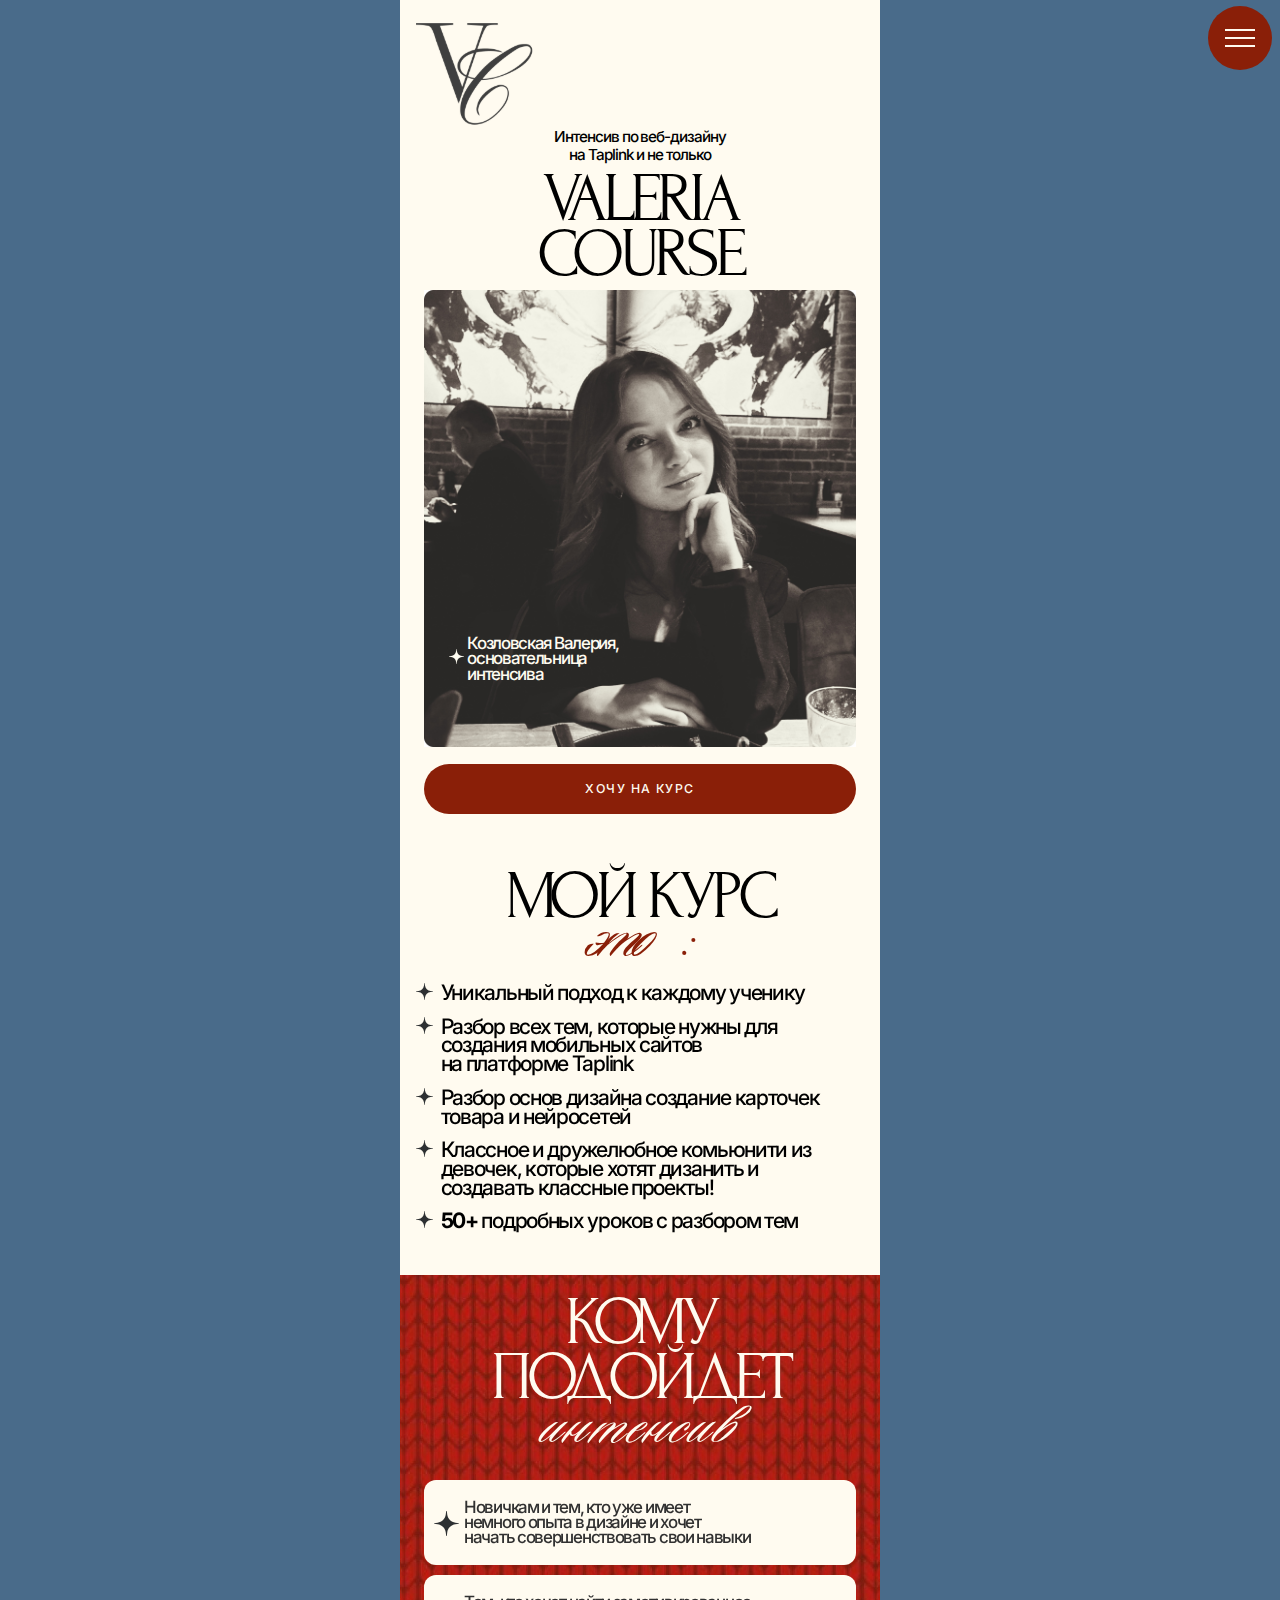
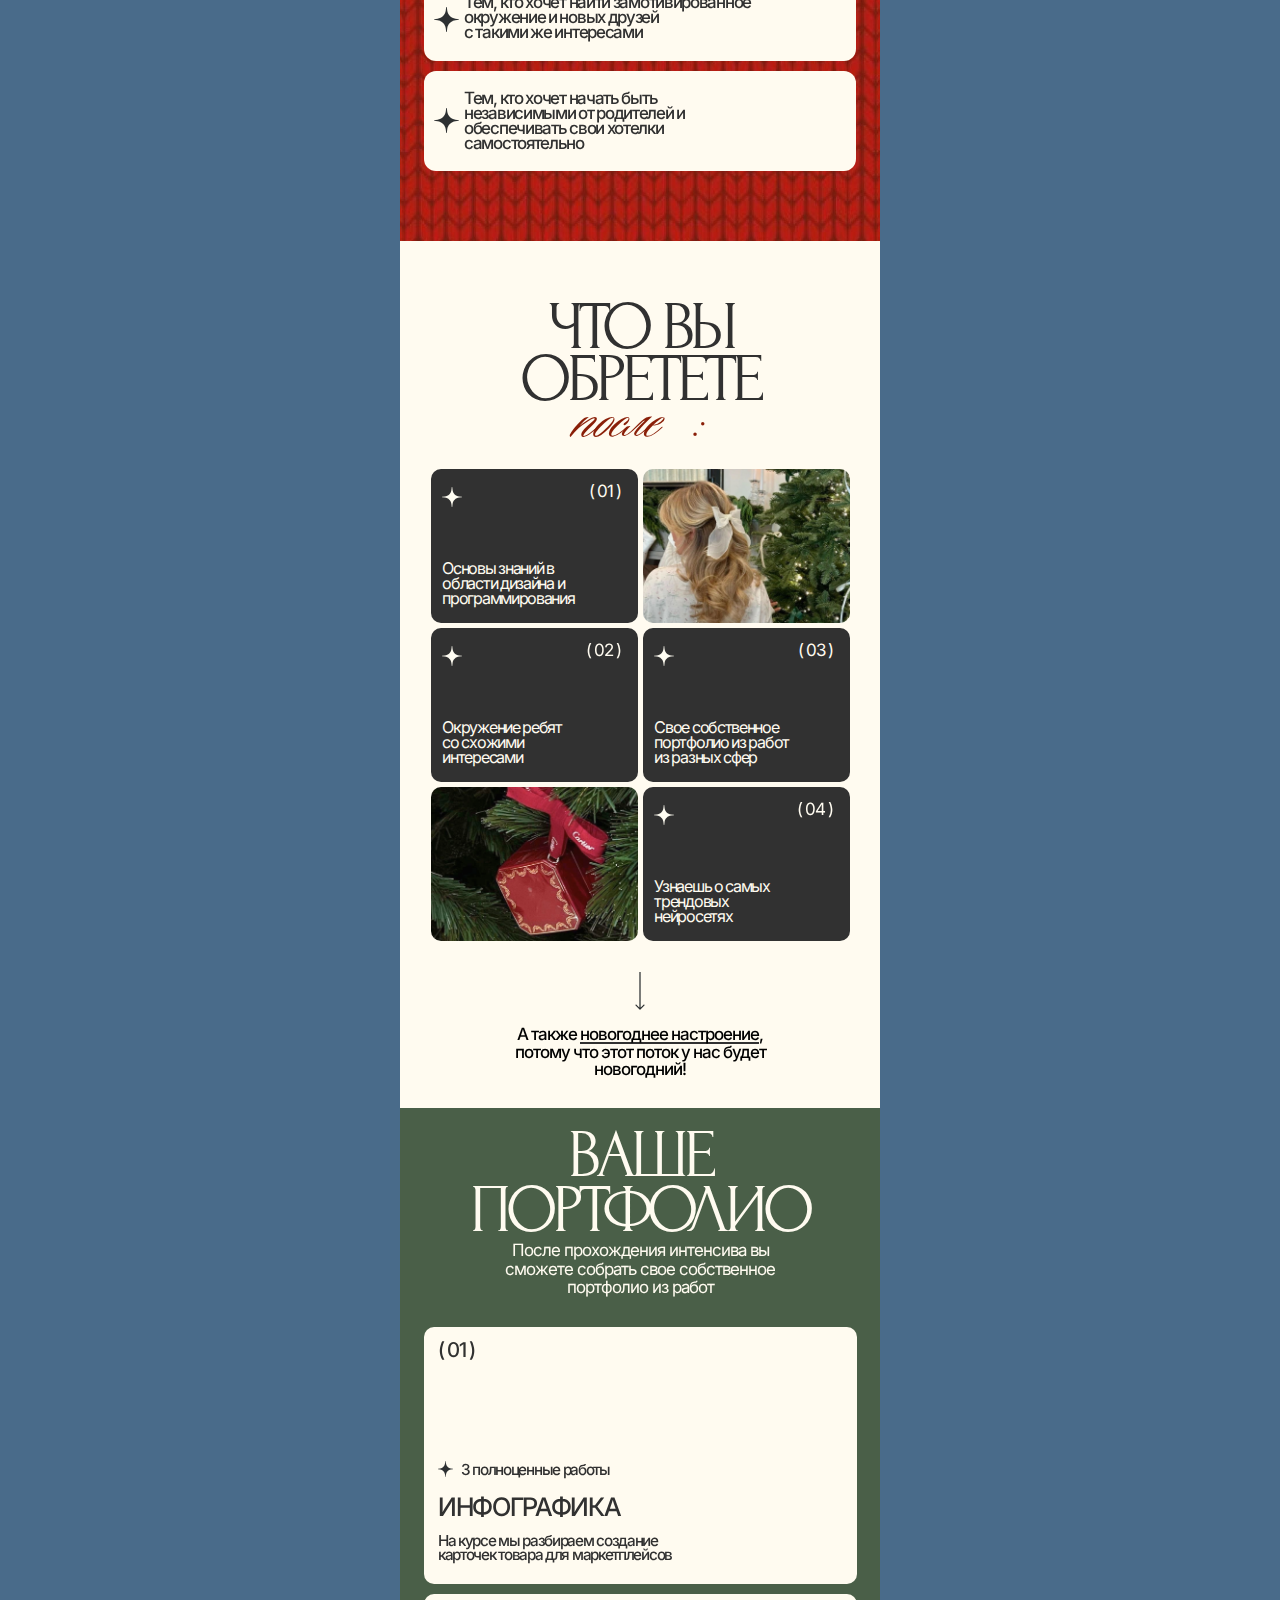
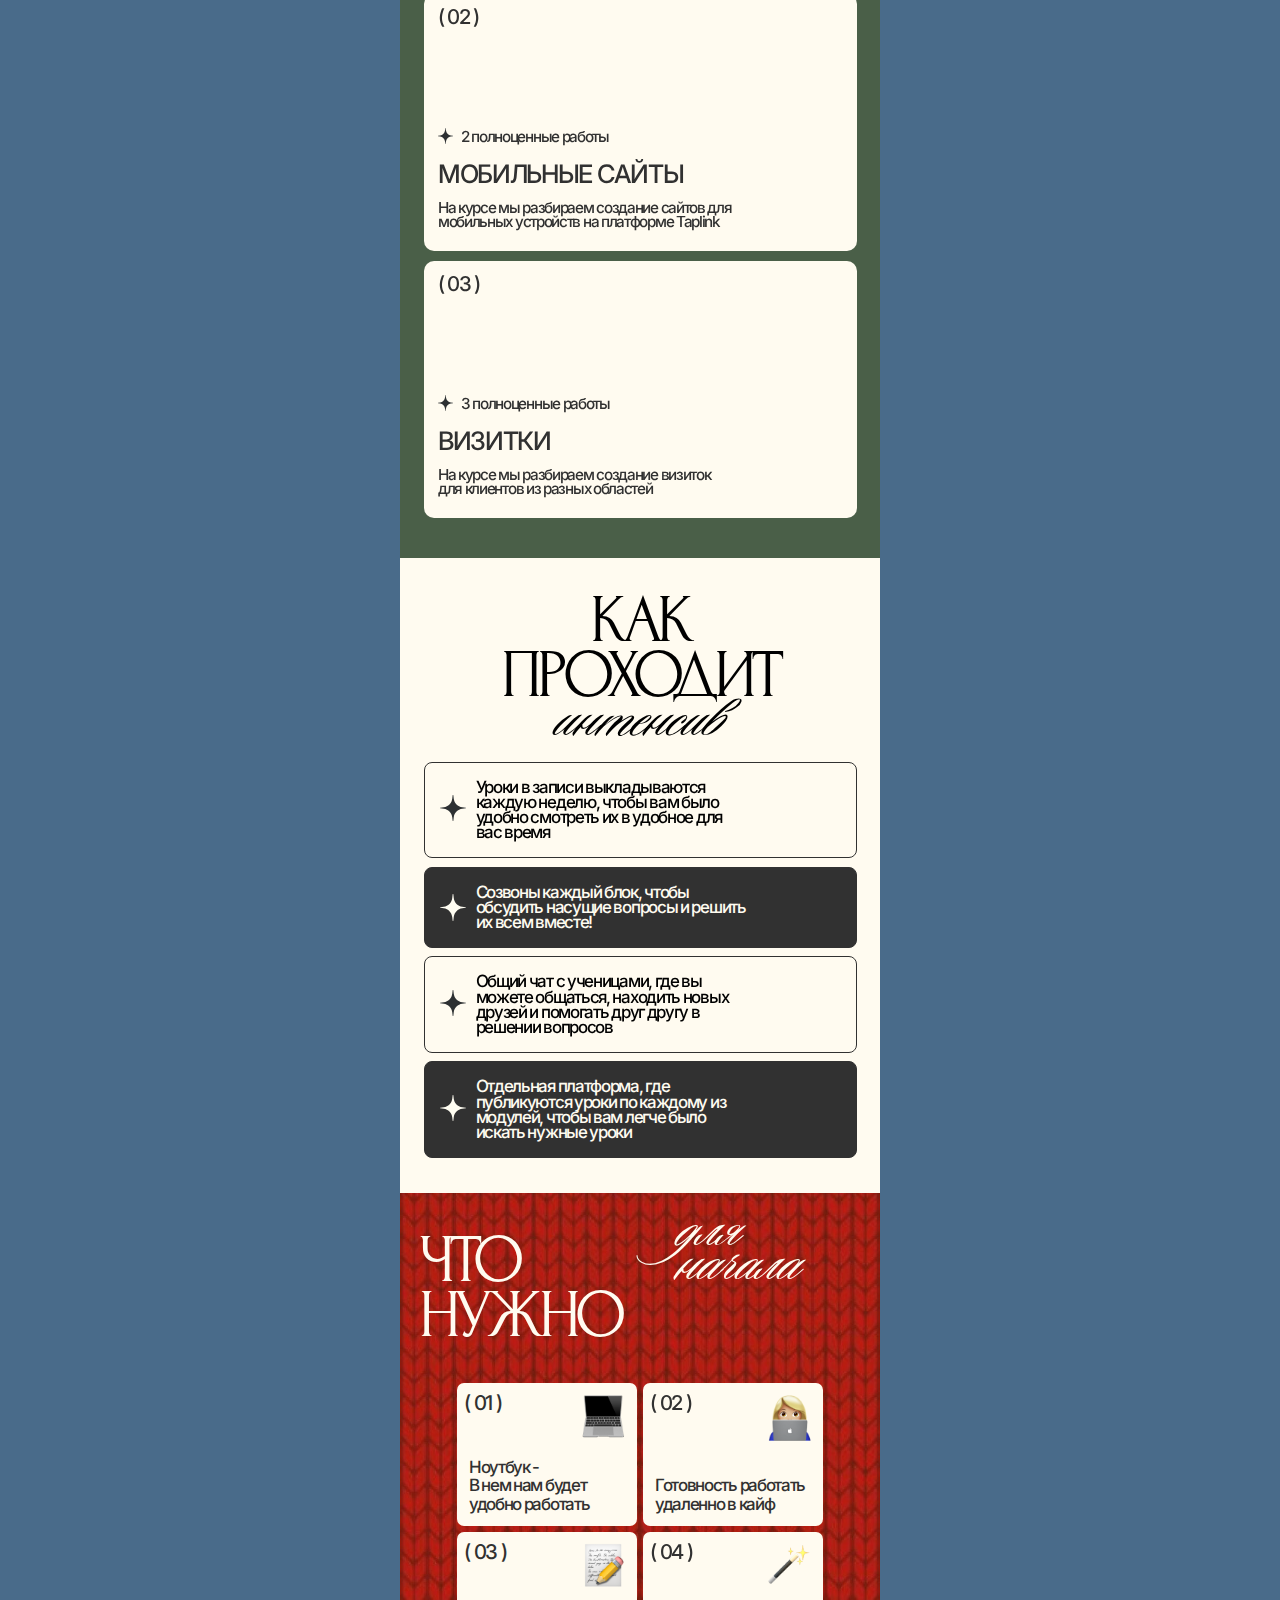
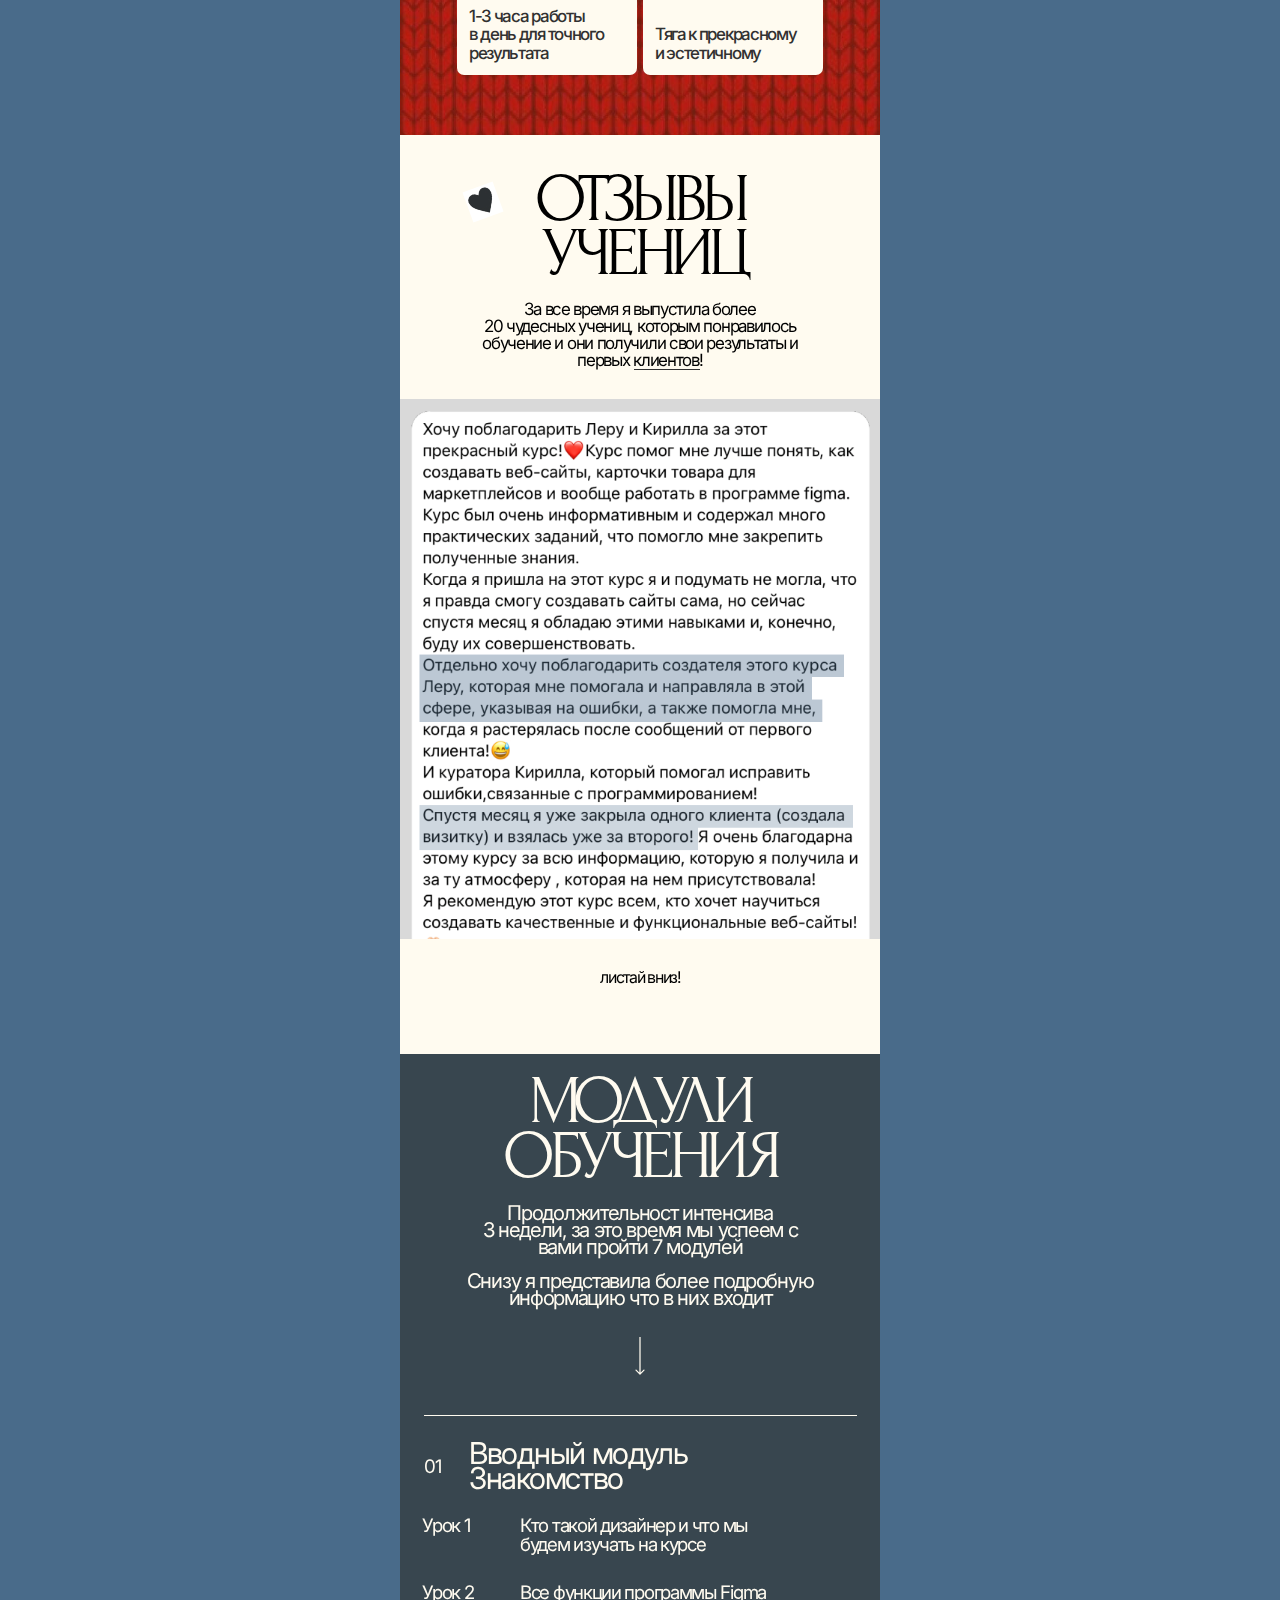
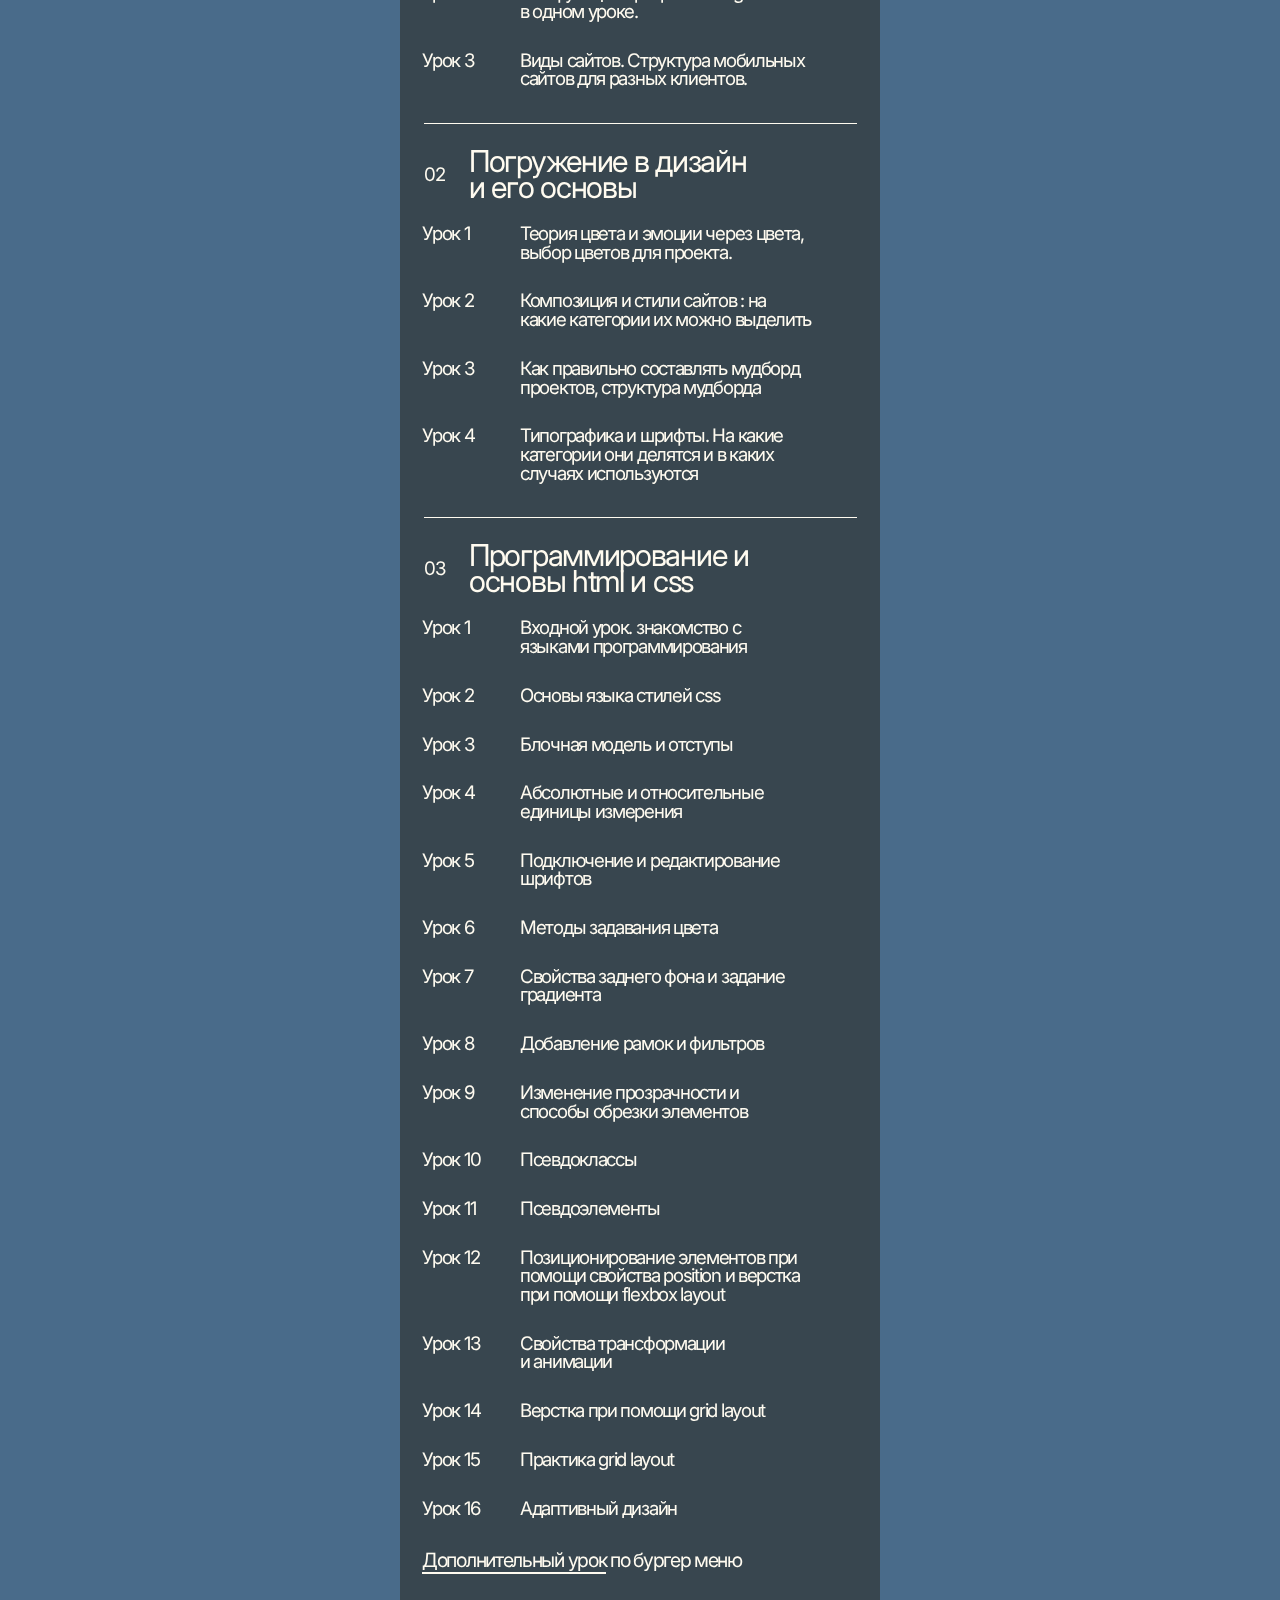
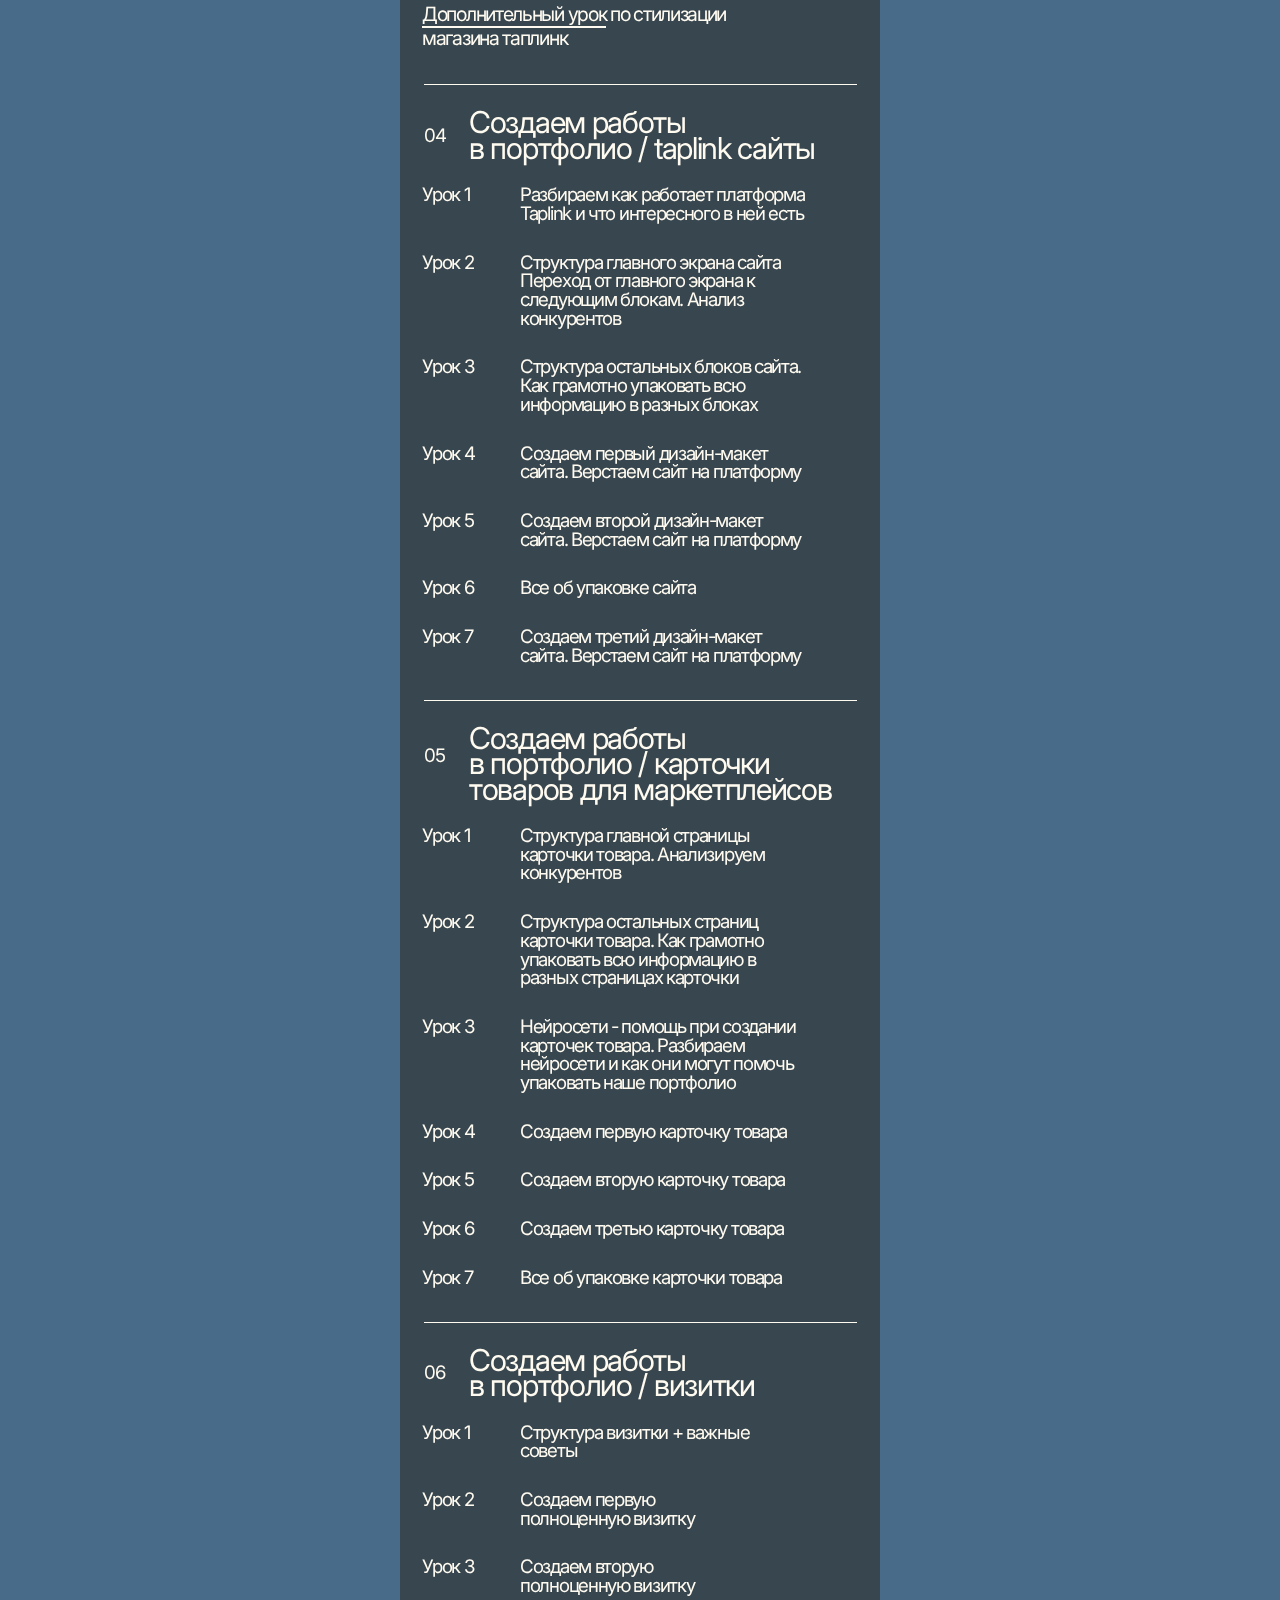
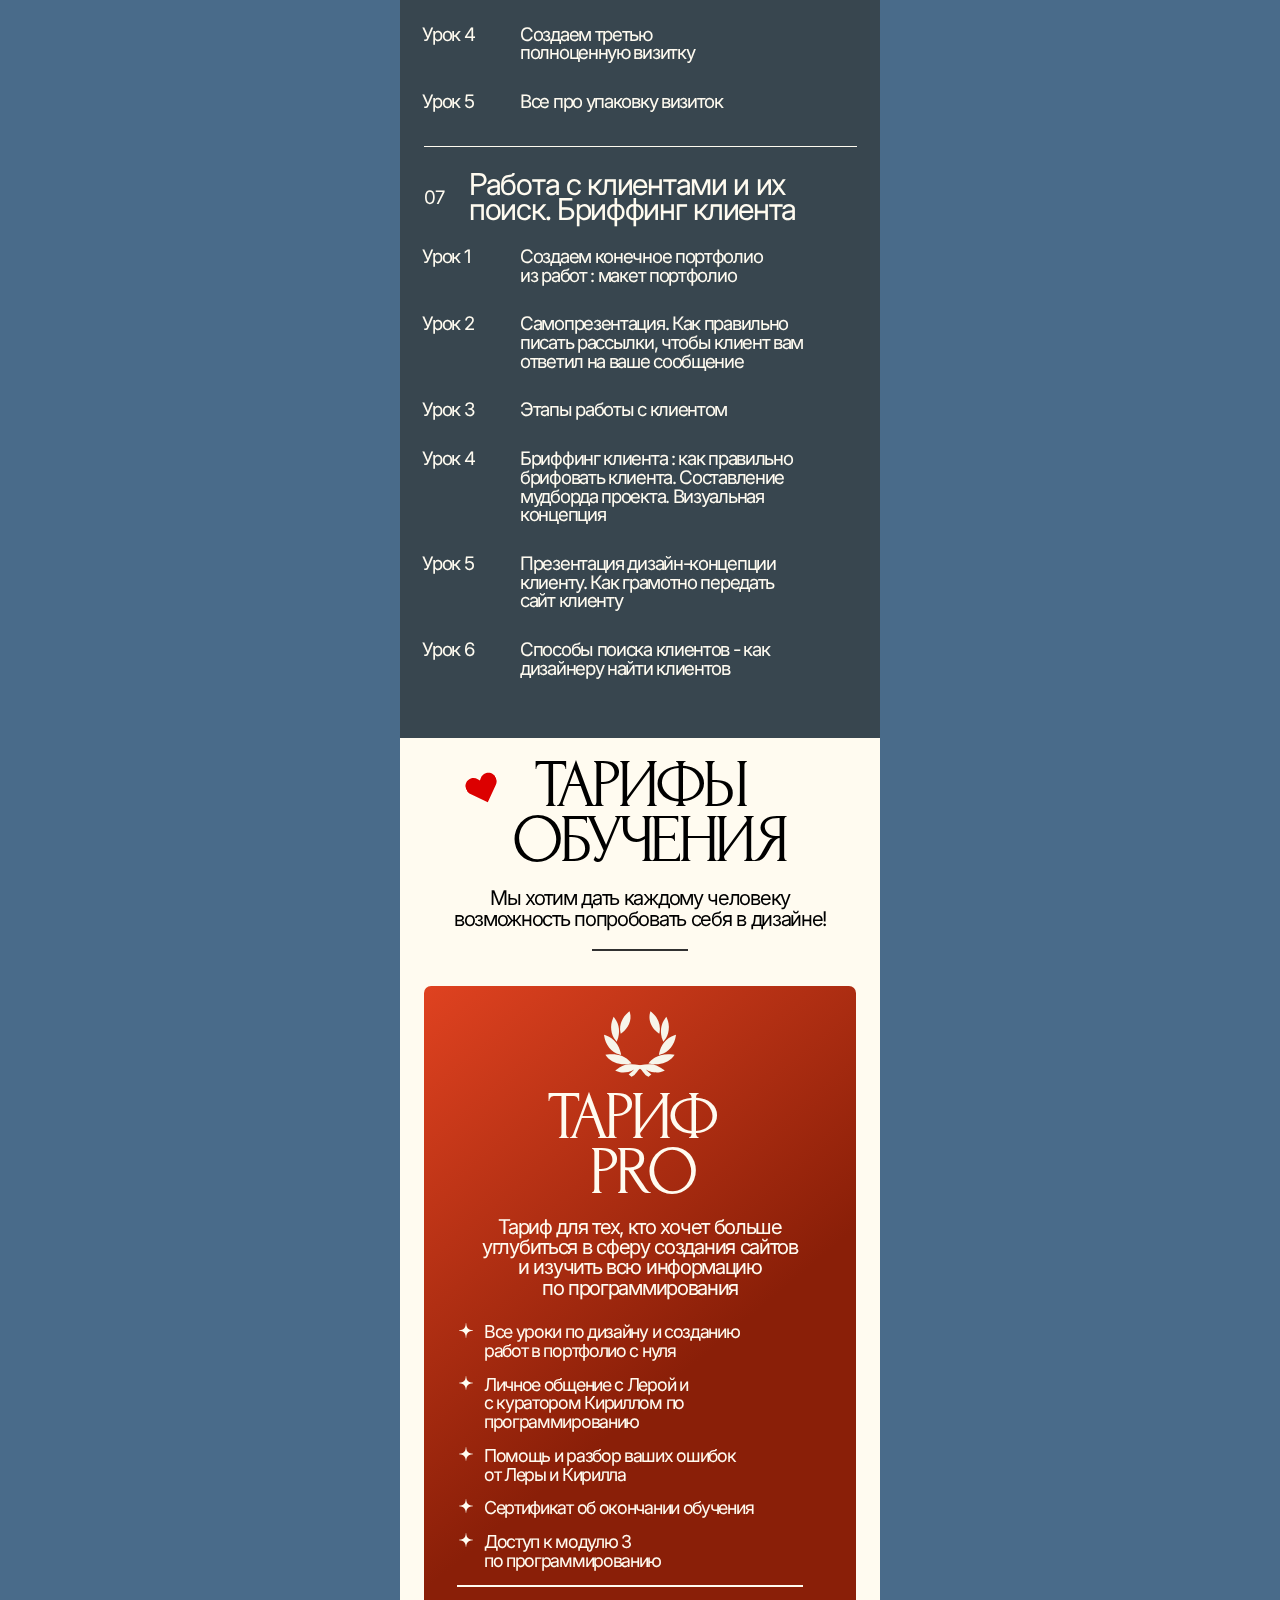
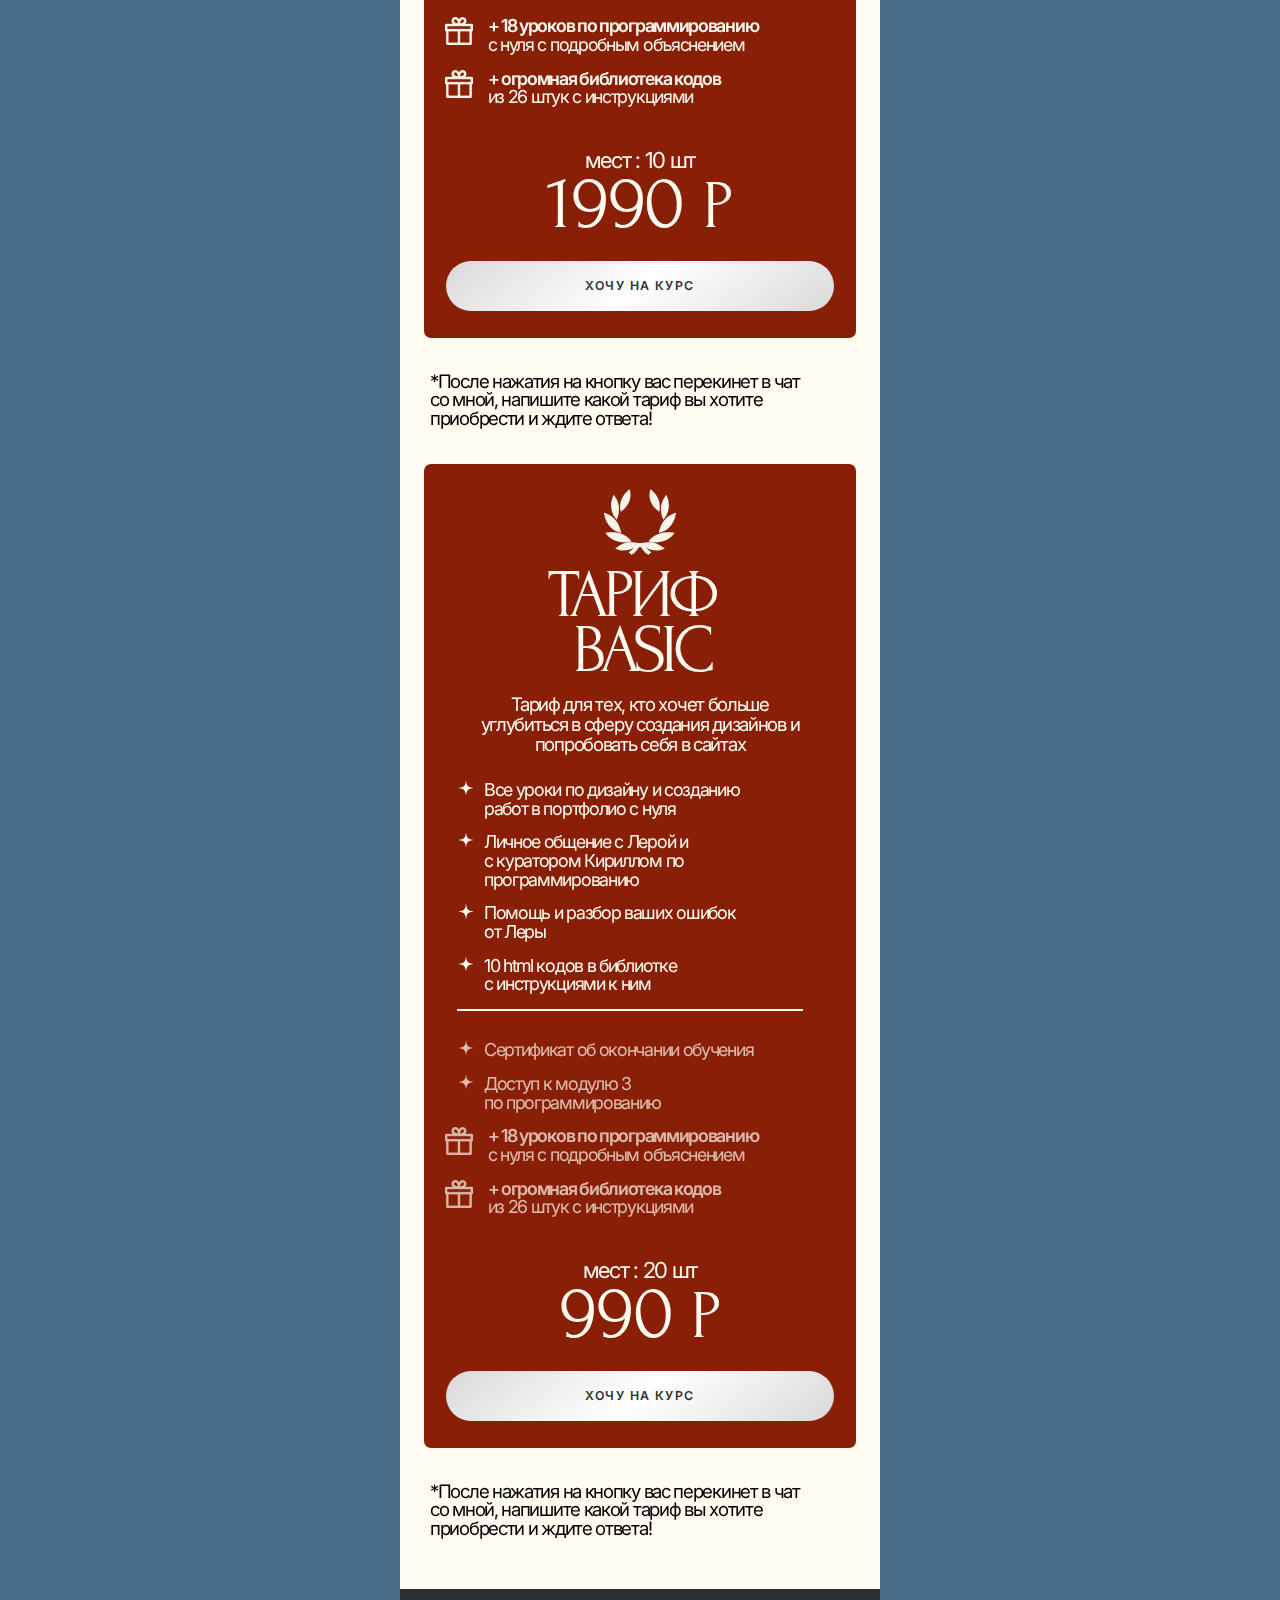
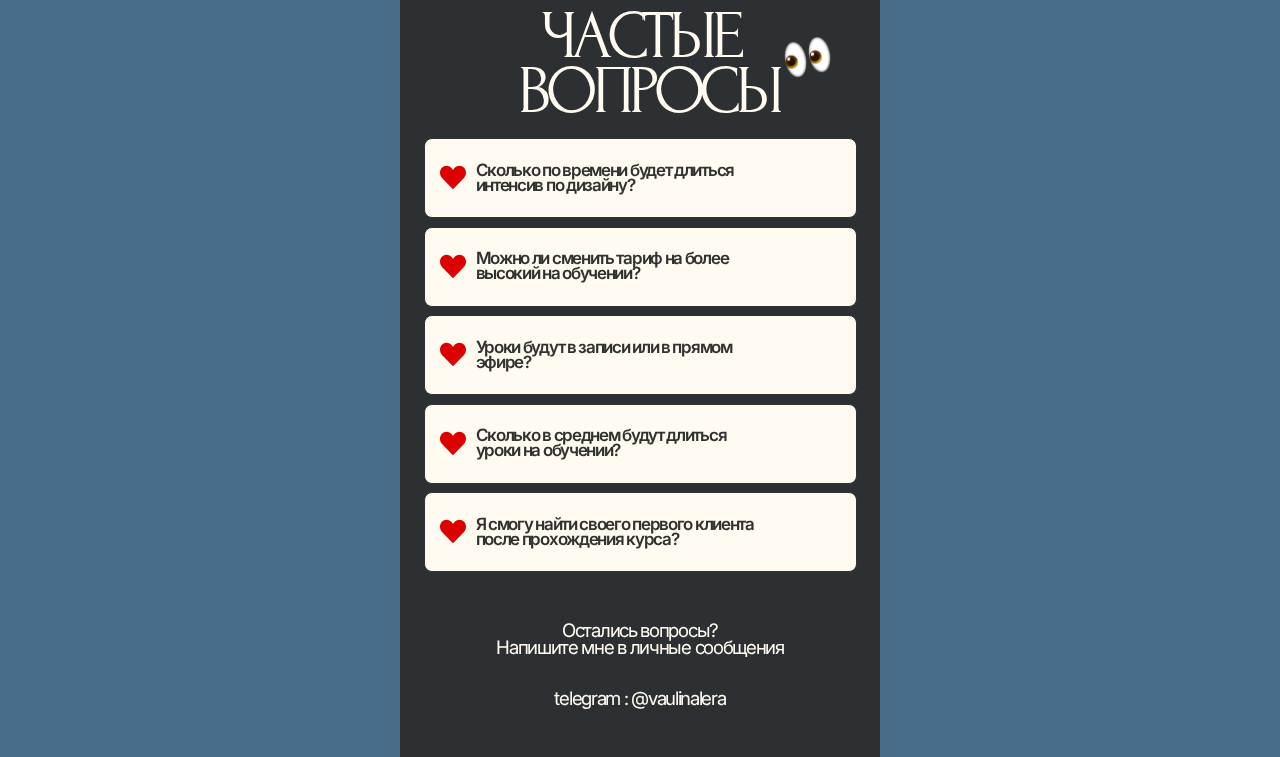
<file: index.html>
<!DOCTYPE html>
<html lang="en">
  <head>
    <meta charset="UTF-8" />
    <meta name="viewport" content="width=device-width, initial-scale=1.0" />
    <title>platforma</title>
    <link rel="stylesheet" href="platfroma.css" />
    <link rel="stylesheet" href="colors.css" />
    <link rel="stylesheet" href="fonts.css" />
    <link rel="stylesheet" href="normalize.css" />
    <link rel="stylesheet" href="adaptive.css" />
  </head>
  <body>
    <main class="mainn">
      <nav class="tblpanel">
        <div class="hamburger-menu">
          <input id="menu__toggle" type="checkbox" />
          <label class="menu__btn" for="menu__toggle">
            <span></span>
          </label>
          <ul class="menu__box">
            <li><a class="menu__item" href="#1">Кому подойдет</a></li>
            <li><a class="menu__item" href="#2">Что обретете </a></li>
            <li><a class="menu__item" href="#3">Ваше портфолио </a></li>
            <li><a class="menu__item" href="#4">Как проходит</a></li>
            <li><a class="menu__item" href="#5">Что нужно</a></li>
            <li><a class="menu__item" href="#6">Отзывы</a></li>
            <li><a class="menu__item" href="#7">Модули обучения</a></li>
            <li><a class="menu__item" href="#8">Тарифы</a></li>
            <li><a class="menu__item" href="#9">Частые вопросы</a></li>
          </ul>
        </div>
      </nav>
      <div class="logo_cont"></div>

      <ul class="glavni_block">
        <li class="slogo">
          Интенсив по веб-дизайну <br />
          на Taplink и не только
        </li>
        <li class="name_course">
          VALERIA <br>
          COURSE
        </li>
        <li class="Lera">
          <img src="photo/Lera.jpg" /><span
            class="Valeria"
            >Козловская Валерия, <br />
            основательница <br />интенсива</span
          >
        </li>

        <li>
          <a href="https://t.me/vaulinalera"
            ><div class="buttonn">ХОЧУ НА КУРС</div></a
          >
        </li>
      </ul>

      <h1 class="zagolovok course" 
      style=
      "
	    margin-top: 30px;
      padding-bottom: 0rem;
      ">МОЙ КУРС <br>
      <span
      style=
      "
      color: var(--red);      
      font-family: 'Ceremonious One';
      position: relative;
      top: -1rem;
      font-size: 4.5rem;
      display: inline-block;
      width: 30%;
      "
      > это :</span>
      </h1>
      <div class="centerr tariff">
        <ul class="centerr plusi" style="line-height: 1.3em">
          <li class="plus">
            <div class="txt_plus">
              Уникальный подход к каждому ученику
            </div>
          </li>
          <li class="plus">
            <div class="txt_plus">
              Разбор всех тем, которые нужны для<br />
              создания мобильных сайтов <br />
              на платформе Taplink
            </div>
          </li>
          <li class="plus">
            <div class="txt_plus">
              Разбор основ дизайна создание карточек <br />
              товара и нейросетей
            </div>
          </li>
          <li class="plus">
            <div class="txt_plus">
              Классное и дружелюбное комьюнити из <br />
              девочек, которые хотят дизанить и <br />
              создавать классные проекты!
            </div>
          </li>
          <li class="plus">
            <div class="txt_plus"><b>50+</b> подробных уроков с разбором тем</div>
          </li>
        </ul>
      </div>
      
      <div class="anchore" id="1"></div>

      <ul class="komu_pod">

          <h1 class="zagolovok">
            <span class="overr">
              КОМУ
              <br />ПОДОЙДЕТ <br>
            </span>
              <span style=
              "
              font-family: 'Ceremonious One';
              line-height: 1.0625rem;
              letter-spacing: 0.05em;
              position: relative;
              top: -0.6rem;
              display: inline-block;
              width: 60%;
              ">интенсив</span>

          </h1>
          <span style="line-height: 0.893rem">
            <li class="komu">
              <div class="center1">
                Новичкам и тем, кто уже имеет <br />
                немного опыта в дизайне и хочет <br />
                начать совершенствовать свои навыки
              </div>
            </li>
            <li class="komu">
              <div class="center1">
                Тем, кто хочет найти замотивированное<br />
                окружение и новых друзей<br />
                 с такими же интересами
              </div>
            </li>
            <li class="komu">
              <div class="center1">
                Тем, кто хочет начать быть <br />
                независимыми от родителей и <br />
                обеспечивать свои хотелки <br />
                самостоятельно
              </div>
            </li>
          </span>
      </ul>
      <div class="anchore" id="2"></div>

      <section class="obret">
        <h1 class="zagolovok"
          style="
            color: var(--black);
            text-align: center;
            font-size: 4rem;
            margin-top: 40px;
            padding-bottom: 5px;
            line-height: 3.0625rem;
            letter-spacing: -5px;
          "
        >
          ЧТО ВЫ <br />
          ОБРЕТЕТЕ
          <br>
          <span
          style=
          "
          color: var(--red);      
          font-family: 'Ceremonious One';
          position: relative;
          top: -1rem;
          font-size: 3.8125rem;
          letter-spacing: 0;
          display: inline-block;
          width: 50%;
          "
          > после :</span>
        </h1>
        <ul class="cartochki">
          <li class="cart_li cart1 cart" style="justify-self: right">
            Основы знаний в <br />
            области дизайна и <br />программирования
          </li>
          <li class="cart_li cart2" style="justify-self: left"></li>
          <li class="cart_li cart3 cart" style="justify-self: right">
            Окружение ребят <br />
            со схожими <br />интересами
          </li>
          <li class="cart_li cart4 cart" style="justify-self: left">
            Свое собственное <br />
            портфолио из работ <br />
            из разных сфер
          </li>
          <li class="cart_li cart5" style="justify-self: right"></li>
          <li class="cart_li cart6 cart" style="justify-self: left">
            Узнаешь о самых <br />
            трендовых <br />нейросетях
          </li>
        </ul>
        <div class="strelka"></div>
        <div
          class="centerr"
          style="
            text-align: center;
            letter-spacing: -1px;
            line-height: 1rem;
            font-size: 1rem;
            padding-bottom: 30px;
            font-weight: 500;
          "
        >
          А также <span class = "black_brd">новогоднее настроение</span>, <br />
          потому что этот поток у нас будет <br />
          новогодний!
        </div>
      </section>
      <div class="anchore" id="3"></div>

      <section class="portfolio">
        <h1 class="zagolovok">
          ВАШЕ <br />
          ПОРТФОЛИО
        </h1>
        <div
          class="centerr"
          style="
            text-align: center;
            letter-spacing: -1px;
            line-height: 1.1rem;
            font-size: 1.2rem;
            padding-bottom: 30px;
            margin-top: -17px;
          "
        >
        <div style="font-size: 1rem;">
          После прохождения интенсива вы <br>
          сможете собрать свое собственное <br>
          портфолио из работ 
      </div>
        </div>
        <ul class="port_ul">
          <li class="port_li">
            <ul class="flex_port">
              <li class="port_num">( 01 )</li>
              <li class="port_zvezda">3 полноценные работы</li>
              <li style="font-weight: 500; font-size: 1.5rem">ИНФОГРАФИКА</li>
              <li style="font-size: 0.9rem; line-height: 0.843rem;">
                На курсе мы разбираем создание <br />
                карточек товара для маркетплейсов
              </li>
            </ul>
          </li>
          <li class="port_li">
            <ul class="flex_port">
              <li class="port_num">( 02 )</li>
              <li class="port_zvezda">2 полноценные работы</li>
              <li style="font-weight: 500; font-size: 1.5rem">
                МОБИЛЬНЫЕ САЙТЫ
              </li>
              <li style="font-size: 0.9rem; line-height: 0.843rem;">
                На курсе мы разбираем создание сайтов для <br />
                мобильных устройств на платформе Taplink
              </li>
            </ul>
          </li>
          <li class="port_li">
            <ul class="flex_port">
              <li class="port_num">( 03 )</li>
              <li class="port_zvezda">3 полноценные работы</li>
              <li style="font-weight: 500; font-size: 1.5rem">ВИЗИТКИ</li>
              <li style="font-size: 0.9rem; line-height: 0.843rem;">
                На курсе мы разбираем создание визиток <br />
                для клиентов из разных областей
              </li>
            </ul>
          </li>
        </ul>
      </section>
      <div class="anchore" id="4"></div>

      <section class="proxod">
        <h1 class="zagolovok">
          КАК <br> ПРОХОДИТ <br />
          <span style="
              font-family: 'Ceremonious One';
              line-height: 1.0625rem;
              letter-spacing: normal;
              position: relative;
              top: -0.9rem;
              display: inline-block;
              width: 60%;
              ">интенсив</span>
        </h1>
        <ul class="info_ul">
          <li class="info_li">
            <div class="info_div white">
              Уроки в записи выкладываются <br />
              каждую неделю, чтобы вам было <br />
              удобно смотреть их в удобное для <br />
              вас время
            </div>
          </li>
          <li class="info_li">
            <div class="info_div black">
              Созвоны каждый блок, чтобы <br />
              обсудить насущие вопросы и решить <br />
              их всем вместе!
            </div>
          </li>
          <li class="info_li">
            <div class="info_div white">
              Общий чат с ученицами, где вы <br />
              можете общаться, находить новых <br />
              друзей и помогать друг другу в <br />
              решении вопросов
            </div>
          </li>
          <li class="info_li">
            <div class="info_div black">
              Отдельная платформа, где <br />
              публикуются уроки по каждому из <br />
              модулей, чтобы вам легче было <br />
              искать нужные уроки
            </div>
          </li>
        </ul>
      </section>
      <div class="anchore" id="5"></div>

      <section class="start_neob">
        <h1 class="zagolovok" style="text-align: left;">
        <span style="margin-left: 18.750px;">
          ЧТО</span> <br>
          <span style="margin-left: 18.750px;">НУЖНО</span>
        
          <br>
          <span 
          style=
          "font-family: 'Ceremonious One';
           line-height: 2rem;
           letter-spacing: normal;
           position: absolute;
           top: 20px;
           right: 80px;
          ">
            для <br>
            начала
          </span>
          
        </h1>
        <ul class="start_ul cartochki" style="gap: 6px">
          <li class="start_li start_cart start_1" style="justify-self: right">
            <span class="port_num" style="top: 8%; left: 4%">( 01 )</span>
            Ноутбук - <br />
            В нем нам будет <br />
            удобно работать
          </li>
          <li class="start_li start_cart start_2" style="justify-self: left">
            <span class="port_num" style="top: 8%; left: 4%">( 02 )</span>
            Готовность работать <br />
            удаленно в кайф
          </li>
          <li class="start_li start_cart start_3" style="justify-self: right">
            <span class="port_num" style="top: 8%; left: 4%">( 03 )</span>
            1-3 часа работы <br />
            в день для точного <br />
            результата
          </li>
          <li class="start_li start_cart start_4" style="justify-self: left">
            <span class="port_num" style="top: 8%; left: 4%">( 04 )</span>
            Тяга к прекрасному <br />
            и эстетичному
          </li>
        </ul>
      </section>
      <div class="anchore" id="6"></div>

      <section class="reviews_tp">
        <h1 class="zagolovok reviews_tp2">
          ОТЗЫВЫ <br />
          <span style="margin-left: 0.55rem"> УЧЕНИЦ </span>
        </h1>
        <h3 class="centerr txt_center" style="font-size: 1rem">
          За все время я выпустила более <br />
          20 чудесных учениц, которым понравилось<br />
          обучение и они получили свои результаты и<br />
          первых <span class="podcherk">клиентов</span>!
        </h3>
        <article class="reviews_ar scroll_black">
          <img src="photo/Frame 55-2.png" class="reviews_img" />
          <img src="photo/Frame 54-2.png" class="reviews_img" />
          <img src="photo/Frame 53-2.png" class="reviews_img" />
          <img src="photo/Frame 56-2.png" class="reviews_img" />
        </article>
        <div class="txt_center">листай вниз!</div>
      </section>
      <div class="anchore" id="7"></div>
      <section class="moduli_tp">
        <h1 class="zagolovok" style="color: var(--white)">
          МОДУЛИ <br />
          ОБУЧЕНИЯ
        </h1>
        <h3 class="txt_center" style="color: var(--white); font-size: 1.2rem">
          Продолжительност интенсива <br />
          3 недели, за это время мы успеем с <br />
          вами пройти 7 модулей <br /><br />
          Снизу я представила более подробную<br />
          информацию что в них входит
        </h3>
        <div class="strelka" id="white_strelka"></div>
        <div class="lessons">
          <ul class="modul_tp_1 modul_tp">
            <h3 class="modul_zag zag_1">
              Вводный модуль <br />
              Знакомство
            </h3>
            <li class="urok_1 urok">
              Кто такой дизайнер и что мы <br />
              будем изучать на курсе
            </li>
            <li class="urok_2 urok">
              Все функции программы Figma <br />
              в одном уроке.
            </li>
            <li class="urok_3 urok">
              Виды сайтов. Структура мобильных<br />
              сайтов для разных клиентов.
            </li>
          </ul>
          <ul class="modul_tp_2 modul_tp">
            <h3 class="modul_zag zag_2">
              Погружение в дизайн <br />
              и его основы
            </h3>
            <li class="urok_1 urok">
              Теория цвета и эмоции через цвета,<br />
              выбор цветов для проекта.
            </li>
            <li class="urok_2 urok">
              Композиция и стили сайтов : на <br />
              какие категории их можно выделить
            </li>
            <li class="urok_3 urok">
              Как правильно составлять мудборд<br />
              проектов, структура мудборда
            </li>
            <li class="urok_4 urok">
              Типографика и шрифты. На какие<br />
              категории они делятся и в каких<br />
              случаях используются
            </li>
          </ul>
          <ul class="modul_tp_3 modul_tp">
            <h2 class="modul_zag zag_3">
              Программирование и <br />
              основы html и css
            </h2>
            <li class="urok_1 urok">
              Входной урок. знакомство с<br />
              языками программирования
            </li>
            <li class="urok_2 urok">Основы языка стилей css</li>
            <li class="urok_3 urok">Блочная модель и отступы</li>
            <li class="urok_4 urok">
              Абсолютные и относительные <br />
              единицы измерения
            </li>
            <li class="urok_5 urok">
              Подключение и редактирование<br />
              шрифтов
            </li>
            <li class="urok_6 urok">Методы задавания цвета</li>
            <li class="urok_7 urok">
              Свойства заднего фона и задание<br />
              градиента
            </li>
            <li class="urok_8 urok">Добавление рамок и фильтров </li>
            <li class="urok_9 urok">
              Изменение прозрачности и <br />
              способы обрезки элементов
            </li>
            <li class="urok_10 urok">Псевдоклассы</li>
            <li class="urok_11 urok">Псевдоэлементы</li>
            <li class="urok_12 urok">
              Позиционирование элементов при<br />
              помощи свойства position и верстка<br />
              при помощи flexbox layout
            </li>
            <li class="urok_13 urok">
              Свойства трансформации <br />
              и анимации
            </li>
            <li class="urok_14 urok">Верстка при помощи grid layout </li>
            <li class="urok_15 urok">Практика grid layout</li>
            <li class="urok_16 urok">Адаптивный дизайн </li>
            <li class="dop_urok">
              <span class="bot_brd">Дополнительный урок</span> по бургер меню
            </li>
            <li class="dop_urok">
              <span class="bot_brd">Дополнительный урок</span> по стилизации<br />
              магазина таплинк
            </li>
          </ul>
          <ul class="modul_tp_4 modul_tp">
            <h2 class="modul_zag zag_4">
              Создаем работы <br />
              в портфолио / taplink сайты
            </h2>
            <li class="urok_1 urok">
              Разбираем как работает платформа<br />
              Taplink и что интересного в ней есть
            </li>
            <li class="urok_2 urok">
              Структура главного экрана сайта<br />
              Переход от главного экрана к <br />
              следующим блокам. Анализ <br />
              конкурентов
            </li>
            <li class="urok_3 urok">
              Структура остальных блоков сайта. <br />
              Как грамотно упаковать всю <br />
              информацию в разных блоках
            </li>
            <li class="urok_4 urok">
              Создаем первый дизайн-макет <br />
              сайта. Верстаем сайт на платформу
            </li>
            <li class="urok_5 urok">
              Создаем второй дизайн-макет <br />
              сайта. Верстаем сайт на платформу
            </li>
            <li class="urok_6 urok">Все об упаковке сайта</li>
            <li class="urok_7 urok">
              Создаем третий дизайн-макет <br />
              сайта. Верстаем сайт на платформу
            </li>
          </ul>
          <ul class="modul_tp_5 modul_tp">
            <h2 class="modul_zag zag_5">
              Создаем работы <br />
              в портфолио / карточки <br />
              товаров для маркетплейсов <br />
            </h2>
            <li class="urok_1 urok">
              Структура главной страницы <br />
              карточки товара. Анализируем <br />
              конкурентов
            </li>
            <li class="urok_2 urok">
              Структура остальных страниц <br />
              карточки товара. Как грамотно <br />
              упаковать всю информацию в <br />
              разных страницах карточки
            </li>
            <li class="urok_3 urok">
              Нейросети - помощь при создании <br />
              карточек товара. Разбираем <br />
              нейросети и как они могут помочь <br />
              упаковать наше портфолио
            </li>
            <li class="urok_4 urok">Создаем первую карточку товара</li>
            <li class="urok_5 urok">Создаем вторую карточку товара</li>
            <li class="urok_6 urok">Создаем третью карточку товара</li>
            <li class="urok_7 urok">Все об упаковке карточки товара</li>
          </ul>
          <ul class="modul_tp_6 modul_tp">
            <h2 class="modul_zag zag_6">
              Создаем работы <br />
              в портфолио / визитки
            </h2>
            <li class="urok_1 urok">
              Структура визитки + важные <br />
              советы
            </li>
            <li class="urok_2 urok">
              Создаем первую <br />
              полноценную визитку
            </li>
            <li class="urok_3 urok">
              Создаем вторую <br />
              полноценную визитку
            </li>
            <li class="urok_4 urok">
              Создаем третью <br />
              полноценную визитку
            </li>
            <li class="urok_5 urok">Все про упаковку визиток</li>
          </ul>
          <ul class="modul_tp_7 modul_tp">
            <h2 class="modul_zag zag_7">
              Работа с клиентами и их <br />
              поиск. Бриффинг клиента
            </h2>
            <li class="urok_1 urok">
              Создаем конечное портфолио <br />
              из работ : макет портфолио
            </li>
            <li class="urok_2 urok">
              Самопрезентация. Как правильно <br />
              писать рассылки, чтобы клиент вам <br />
              ответил на ваше сообщение
            </li>
            <li class="urok_3 urok">Этапы работы с клиентом</li>
            <li class="urok_4 urok">
              Бриффинг клиента : как правильно <br />
              брифовать клиента. Составление <br />
              мудборда проекта. Визуальная <br />
              концепция
            </li>
            <li class="urok_5 urok">
              Презентация дизайн-концепции <br />
              клиенту. Как грамотно передать <br />
              сайт клиенту
            </li>
            <li class="urok_6 urok">
              Способы поиска клиентов - как <br />
              дизайнеру найти клиентов
            </li>
          </ul>
        </div>
      </section>
      <div class="anchore" id="8"></div>

      <section class="tarifi">
        <h1 class="zagolovok reviews_tp2" id="reviews_tp2_red">
          ТАРИФЫ
          <br />
          <span style="margin-left: 1rem"> ОБУЧЕНИЯ </span>
        </h1>
        <h3
          class="centerr txt_center"
          style="font-size: 1.2rem; line-height: 1.2rem"
        >
          Мы хотим дать каждому человеку <br />
          возможность попробовать себя в дизайне!
        </h3>
        <div class="centerr polosa"></div>
        <article class="tarif tarif_pro centerr">
          <img src="svg/venok.svg" class="venok centerr" />
          <h1 class="zagolovok forum_tp" 
          style=
          "
          padding-top: 0px;
          padding-bottom: 1rem;
          ">
            <span style=
            "
            position: relative;
            right: 0.5rem;
            "> 
              ТАРИФ
            </span> <br />
            <span style=
            "
            position: relative;
            left: 0.08rem;
            ">
              PRO
            </span>
          </h1>
          <h3
            class="centerr txt_center"
            style="font-size: 1.2rem; line-height: 1.2rem"
          >
            Тариф для тех, кто хочет больше <br />
            углубиться в сферу создания сайтов <br />
            и изучить всю информацию <br />
            по программирования <br />
          </h3>
          <div class="centerr tariff">
            <ul class="centerr plusi white_plusi" id="white_plusi">
              <li class="plus plus_white">
                <div class="txt_plus txt_plus_white">
                  Все уроки по дизайну и созданию <br>
                  работ в портфолио с нуля
                </div>
              </li>
              <li class="plus plus_white">
                <div class="txt_plus txt_plus_white">
                  Личное общение с Лерой и <br>
                  с куратором Кириллом по <br>
                  программированию
                </div>
              </li>
              <li class="plus plus_white">
                <div class="txt_plus txt_plus_white">
                  Помощь и разбор ваших ошибок <br>
                  от Леры и Кирилла 
                </div>
              </li>
              <li class="plus plus_white">
                <div class="txt_plus txtplus_white">
                  Сертификат об окончании обучения
                </div>
              </li>
              <li class="plus plus_white">
                <div class="txt_plus txt_plus_white">
                  Доступ к модулю 3 <br>
                  по программированию
                </div>
              </li>
              <li>
                <div class="polosa_white centrerr"></div>
              </li>
            </ul>
          </div> 
          <div class="centerr tariff">
            <ul class="centerr plusi white_plusi" 
            style="margin-top: 0;">
              <li class="plus plus_white" id="white_gift">
                <div class="txt_plus txt_plus_white" id="gift2">
                  <span 
                  style=
                  "
                  font-weight: 600;
                  ">
                    + 18 уроков по программированию 
                  </span>
                  <br>
                    с нуля с подробным объяснением
                </div>
              </li>
              <li class="plus plus_white" id="white_gift">
                <div class="txt_plus txt_plus_white">
                  <span 
                  style=
                  "
                  font-weight: 600;
                  ">
                    + огромная библиотека кодов
                  </span>
                  <br>
                    из 26 штук с инструкциями
                </div>
              </li>
            </ul>
          </div>
          <ul class="price_tp"
          style="margin-bottom: 1.3rem;">
            <li class="txt_center">
              <h5 class="mesta">
                мест : 10 шт
              </h5>
            </li>
            <li class="txt_center">
              <h3 class="price_tp">
                1990 <span style="font-size: 4rem;">Р</span>
              </h3>
            </li class="txt_center">
            <li>
              <a href="https://t.me/vaulinalera">
                <div class="buttonn red_bt txt_center">
                  ХОЧУ НА КУРС
                </div>
              </a>
            </li>
          </ul>
        </article>

        <p class="primet">
          *После нажатия на кнопку вас перекинет в чат <br>
          со мной, напишите какой тариф вы хотите <br>
          приобрести и ждите ответа!
        </p>

        <article class="tarif tarif_basic centerr">
          <img src="svg/venok.svg" class="venok centerr" />
          <h1 class="zagolovok forum_tp" 
          style=
          "
          padding-top: 0px;
          padding-bottom: 1rem;
          ">
            <span style=
            "
            position: relative;
            right: 0.5rem;
            "> 
              ТАРИФ
            </span> <br />
            <span style=
            "
            position: relative;
            left: 0.08rem;
            ">
              BASIC
            </span>
          </h1>
          <h3
            class="centerr txt_center"
            style="font-size: 1.1rem; line-height: 1.2rem"
          >
            Тариф для тех, кто хочет больше <br>
            углубиться в сферу создания дизайнов и <br>
            попробовать себя в сайтах
          </h3>
          <div class="centerr tariff">
            <ul class="centerr plusi white_plusi" id="white_plusi">
              <li class="plus plus_white">
                <div class="txt_plus txt_plus_white">
                  Все уроки по дизайну и созданию <br>
                  работ в портфолио с нуля
                </div>
              </li>
              <li class="plus plus_white">
                <div class="txt_plus txt_plus_white">
                  Личное общение с Лерой и <br>
                  с куратором Кириллом по <br>
                  программированию
                </div>
              </li>
              <li class="plus plus_white">
                <div class="txt_plus txt_plus_white">
                  Помощь и разбор ваших ошибок <br>
                  от Леры
                </div>
              </li>
              <li class="plus plus_white">
                <div class="txt_plus txt_plus_white">
                  10 html кодов в библиотке <br>
                  с инструкциями к ним
                </div>
              </li>
              <li>
                <div class="polosa_white centrerr"></div>
              </li>
            </ul>
          </div>
          <div class="centerr tariff">
            <ul class="centerr plusi white_plusi plusi_basic" 
            style="margin-top: 0;">
            <li class="plus plus_white">
              <div class="txt_plus txtplus_white">
                Сертификат об окончании обучения
              </div>
            </li>
            <li class="plus plus_white">
              <div class="txt_plus txt_plus_white">
                Доступ к модулю 3 <br>
                по программированию
              </div>
            </li>
              <li class="plus plus_white" id="white_gift">
                <div class="txt_plus txt_plus_white" id="gift2">
                  <span 
                  style=
                  "
                  font-weight: 600;
                  ">
                    + 18 уроков по программированию 
                  </span>
                  <br>
                    с нуля с подробным объяснением
                </div>
              </li>
              <li class="plus plus_white" id="white_gift">
                <div class="txt_plus txt_plus_white">
                  <span 
                  style=
                  "
                  font-weight: 600;
                  ">
                    + огромная библиотека кодов
                  </span>
                  <br>
                    из 26 штук с инструкциями
                </div>
              </li>
            </ul>
          </div>
          <ul class="price_tp"
          style="margin-bottom: 1.3rem;">
            <li class="txt_center">
              <h5 class="mesta">
                мест : 20 шт
              </h5>
            </li>
            <li class="txt_center">
              <h3 class="price_tp">
                990 <span style="font-size: 4rem;">Р</span>
              </h3>
            </li class="txt_center">
            <li>
              <a href="https://t.me/vaulinalera">
                <div class="buttonn red_bt txt_center">
                  ХОЧУ НА КУРС
                </div>
              </a>
            </li>
          </ul>
        </article>

        <p class="primet">
          *После нажатия на кнопку вас перекинет в чат <br>
          со мной, напишите какой тариф вы хотите <br>
          приобрести и ждите ответа!
        </p>

      </section>
      <div class="anchore" id="9"></div>

      <section class="quest_tp">

        <h1 class="zagolovok glazki">
          ЧАСТЫЕ <br>
          <span style="margin-left: 1rem"> ВОПРОСЫ </span>
        </h1>

        <ul class="quest_ul">
          <li class="quest_li">
            <details class="info_div centerr info_quest">
              <summary>
                Сколько по времени будет длиться <br>
                интенсив по дизайну?
              </summary>
              <p class="quest_leg">
                Интенсив будет длиться по времени 3 <br>
                недели, каждый день будут выходить <br>
                уроки, которые вы сможете смотреть в <br>
                удобное для вас время!
              </p>
            </details>
          </li>
          <li class="quest_li">
            <details class="info_div centerr info_quest">
              <summary>
                Можно ли сменить тариф на более <br>
                высокий на обучении?
              </summary>
              <p class="quest_leg">
                Да, можно сменить тариф на более <br>
                высокий, но только пока обучение не <br>
                подошло к концу!
              </p>
            </details>
          </li>
          <li class="quest_li">
            <details class="info_div centerr info_quest">
              <summary>
                Уроки будут в записи или в прямом <br>
                эфире?
              </summary>
              <p class="quest_leg">
                Уроки будут в записи, но если вы хотите <br>
                пообщаться онлайн, то у нас будут<br>
                регулярные созвоны каждую неделю
              </p>
            </details>
          </li>
          <li class="quest_li">
            <details class="info_div centerr info_quest">
              <summary>
                Сколько в среднем будут длиться <br>
                уроки на обучении?
              </summary>
              <p class="quest_leg">
                В среднем один урок 
                длится<br> 30-50 минут
              </p>
            </details>
          </li>
          <li class="quest_li">
            <details class="info_div centerr info_quest">
              <summary>
                Я смогу найти своего первого клиента<br>
                после прохождения курса?
              </summary>
              <p class="quest_leg">
                Я не даю гарантий, что вы во время <br>
                обучения сможете найти клиентов, но <br>
                все зависит от вас! 
                <br><br>
                Я даю вам базу знаний, передаю вам <br>
                свой опыт и делюсь способами поиска<br>
                клиентов, а дальше вы действуете
              </p>
            </details>
          </li>
        </ul>

        <p class="txt_center" 
        style=
        "
        font-size: 1.1rem;
        margin-top: 50px;
        ">
          Остались вопросы? <br>
          Напишите мне в личные сообщения
            <br><br><br>
          telegram : @vaulinalera
        </p>
      </section>
    </main>
    <script src="platforma.js"></script>
  </body>
</html>
</file>
<file: platfroma.css>
* {
	white-space: nowrap
}
html, body {
	font-size: 16px;
}
.centerr {
	align-content: center;
	margin-inline: auto;
}
.txt_center {
	text-align: center;
	align-items: center;
	line-height: 1rem;
}
.svgg {
	background-size: 100%;
	background-repeat: no-repeat;
	background-position: center;
}
.mainn {
	background-color: var(--white);
	min-height: 100vh;
	min-width: 320px;
	max-width: 480px;
	font-family: Inter;
	position: relative;
	margin-inline: auto;
	font-weight: normal;
	overflow-x: hidden;
}
body {
	overflow-x: hidden;
	letter-spacing: -1.3px;
	background-color: #496B8A;
}
.zagolovok {
	text-align: center; 
	letter-spacing: -0.3rem; 
	line-height: 3.225rem; 
	font-size: 4rem; 
	padding-block: 20px;
	font-family: Forum;
}
.menu__btn > span, 
.menu__btn > span::before,
.menu__btn > span::after {
  display: block;
  position: absolute;
  width: 100%;
  height: 2px;
  background-color: var(--white); /* цвет иконки */
  transition-duration: .8s;
}
.menu__box {        
  display: block;
  position: fixed;
  visibility: hidden;
  top: 0;
  right: -100%;
  width: 300px;
  height: 100%;
  margin: 0;
  padding: 80px 0;
  list-style: none;
  background-color: var(--red); /*цвет выплывающего фона */
  transition-duration: .85s; 
}
.menu__item {  
  display: block;
  top: 60px;
 color: var(--white); /*цвет шрифта*/
 font-size: 1.25rem; /*размер шрифта*/
 font-weight: 300; /*ширина шрифта*/
 font-family: Inter; /* вместо Arial название вашего шрифта*/
  padding: 5px 24px; 

  text-decoration: none;
  transition-duration: .25s;
}
.menu__btn > span::before {
  content: '';
  top: -8px;
}
.menu__btn > span::after {
  content: '';
  top: 8px;
}

 .tblpanel { 
  position: fixed;
  display: flex;
  justify-content: center;
  padding: 0 0;
  top: 0;
  left: 0;
  right: 0;
  margin-left: auto;
  margin-right: auto;
  height: 52px; 
  z-index: 9999;
}

#menu__toggle {
  opacity: 0;
}
#menu__toggle:checked ~ .menu__btn > span {
  transform: rotate(45deg);
}
#menu__toggle:checked ~ .menu__btn > span::before {
  top: 0;
  transform: rotate(0);
}
#menu__toggle:checked ~ .menu__btn > span::after {
  top: 0;
  transform: rotate(90deg);
}
#menu__toggle:checked ~ .menu__box {
  visibility: visible;
  right: 0;
}
.menu__btn {
  display: flex;
  align-items: center;
  position: fixed;
  top: 25px;
  right: 25px;
  width: 30px;
  height: 26px;
  border-radius: 50%;
  cursor: pointer;
  z-index: 1;
}
.menu__btn::before {
	content: '';
	position: absolute;
	top: 50%;
	left: 50%;
	transform: translate(-50%, -50%);
	background-color: var(--red);
	min-width: 64px;
	min-height: 64px;
	height: 4vmax;
	width: 4vmax;
	border-radius: 50%;
	transition: 0.5;
}

.logo_cont {
	background: url(svg/logo.svg);
	background-size: 100%;
	background-repeat: no-repeat;
	background-position: center;
	min-width: 34.51px;
	min-height: 34.51px;
	width: 9.2vmax;
	height: 9.2vmax;
	position: relative;
	top: 15px;
	left: 15px;
}

.glavni_block {
	position: relative;
	text-align: center;
	font-size: 1rem;
	font-weight: 500;
	margin-top: 10px;
}

.name_course {
	font-family: Forum;
	font-size: 4.0625rem;
	letter-spacing: -0.3rem;
	line-height: 3.225rem;
}

.slogo {
	font-size: 0.9rem;
	line-height: 1.1rem;
	letter-spacing: -0.06rem;
	margin-bottom: 0.4rem;
}
.Lera {
	margin-inline: auto;
	width: 90%;
	border-radius: 5px;
	position: relative;
	top: -22px;
	margin-top: 30px;
}
.Valeria::before {
	content: '';
	width: 15px;
	height: 15px;
	background-image: url(svg/zvezda.svg);
	background-size: 100%;
	background-repeat: no-repeat;
	background-position: center;
	position: absolute;
	left: -12%;
	top: 13%;
}
.Valeria {
	text-align: left;
	height: 100px;
	display: block;
	position: absolute;
	bottom: 2.5%;
	color: var(--white);
	left: 10%;
	font-size: 1rem;
	line-height: 0.91rem;
}

.buttonn {
	color: var(--white);
	height: 50px;
	align-content: center;
	background-color: var(--red);
	width: 90%;
	margin-inline: auto;
	border-radius: 30px;
	position: relative;
	top: -5px;
	font-size: 0.725rem;
	font-weight: 500;
	letter-spacing: 0.08625rem;
	line-height: 0.6875rem;
}
.red_bt {
	font-family: Inter;
	color: var(--black);
	font-weight: 600!important;
	background: rgb(217,217,217);
	background: linear-gradient(141deg, rgba(217,217,217,1) 0%, rgba(255,255,255,1) 50%, rgba(217,217,217,1) 100%);
}
.my_course {
	font-size: 4.625rem;
	letter-spacing: -4px;
	margin-top: 23px;
	margin-bottom: 23px;
}
.plusi {
	width: 100%;
	font-weight: 500;
	font-size: 1.25rem;
	padding-bottom: 30px;
}
.white_plusi {
	font-size: 1.05rem;
	line-height: 1.2rem;
	margin-top: 25px;
	position: relative;
	font-weight: 400;
}
.plusi_basic {
	opacity: 70%;
}
.plus {
	margin-bottom: 15px;
	position: relative;
}
.txt_plus {
	margin-left: 0.98rem;
	line-height: 1.1rem;
}
.plus::before {
	content: '';
	width: 0.8em;
	height: 0.8em;
	background-image: url(svg/black_zvezda.svg);
	background-size: 100%;
	background-repeat: no-repeat;
	background-position: center;
	position: absolute;
	left: -0.5rem;
	top: 0em;
}
.plus_white::before {
	background-image: url(svg/zvezda.svg);
}
.over {
	z-index: 9999;
}
.komu_pod {
	background-image: url(photo/photo_2024-12-14_23-19-53.jpg);
	background-size: cover;
	background-repeat: no-repeat;
	background-position: center;
	color: var(--white); 
	margin-inline: -1px;
	padding-bottom: 60px;
}
.komu {
	color: var(--black);
	background-color: var(--white);
	align-content: center;
	text-align: center;
	width: 90vw;
	max-width: 432px;
	margin-inline: auto;
	font-size: 1rem;
	font-weight: 500;
	border-radius: 12px;
	margin-bottom: 10px;
	min-height: 80px;
}
.center1 {
	text-align: left;
	padding: 20px;
	padding-left: 40px;
	position: relative;
}
.center1::before {
	content: '';
	width: 25px;
	height: 25px;
	background-image: url(svg/black_zvezda.svg);
	background-size: 100%;
	background-repeat: no-repeat;
	background-position: center;
	position: absolute;
	left: 10px;
	top: 37%
}

.cartochki {
	display: grid;
	grid-template-columns: repeat(2, 1fr);
	align-content: center;
	gap: 5px;
	justify-items: center;
}
.cart_li {
	width: 43vw;
	height: 32vw;
	background-color: var(--black);
	border-radius: 10px;
	max-width: 207px;
	max-height: 154px;
}
.cart {
	color: var(--white);
	display: flex;
	flex-direction: column;
	justify-content: end;
	font-size: 0.95rem;
	line-height: 0.875rem;
	padding-bottom: 7%;
	padding-left: 5%;
	position: relative;
}
.cart::before {
	content: '';
	width: 20px;
	height: 20px;
	background-image: url(svg/zvezda.svg);
	background-size: 100%;
	background-repeat: no-repeat;
	background-position: center;
	position: absolute;
	top: 12%;
}
.cart1::after {
	content: '( 01 )';
	position: absolute;
	top: 10%;
	right: 8%;
	font-size: 1rem;
}
.cart3::after {
	content: '( 02 )';
	position: absolute;
	top: 10%;
	right: 8%;
	font-size: 1rem;
}
.cart4::after {
	content: '( 03 )';
	position: absolute;
	top: 10%;
	right: 8%;
	font-size: 1rem;
}
.cart6::after {
	content: '( 04 )';
	position: absolute;
	top: 10%;
	right: 8%;
	font-size: 1rem;
}
.cart2 {
	background-image: url(photo/devocka.jpg);
	background-size: 102%;
	background-repeat: no-repeat;
	background-position: center;
}
.cart5 {
	background-image: url(photo/gift.jpg);
	background-size: 102%;
	background-repeat: no-repeat;
	background-position: center;
}
.strelka {
	background-image: url(svg/strelka11.svg);
	background-size: 100%;
	background-repeat: no-repeat;
	background-position: center;
	width: 10px;
	height: 70px;
	margin-inline: auto;
	margin-top: 15px;
}
#white_strelka {
	background-image: url(svg/strelka_white.svg);
	margin-bottom: 50px;
}
.portfolio {
	background-color: var(--green);
	color: var(--white);
	padding-bottom: 30px;
}
.port_ul {
	justify-items: center;
	color: var(--black);
}
.port_li {
	width: 90vw;
	height: 40vw;
	background-color: var(--white);
	border-radius: 10px;
	max-width: 433px;
	max-height: 257px;
	min-height: 200px;
	margin-bottom: 10px;
	padding-left: 3%;
	padding-bottom: 2%;
}
.flex_port {
	height: 100%;
	display: flex;
	flex-direction: column;
	justify-content: flex-end;
	position: relative;
	font-size: 1.1rem;
	font-weight: 500;
}
.flex_port li {
	margin-bottom: 12px;
}
.port_num {
	position: absolute;
	top: 4%;
	font-size: 1.2rem;
}
.port_zvezda {
	position: relative;
	left: 1.5em;
	font-size: 0.9rem;
}
.port_zvezda::before {
	content: '';
	width: 1em;
	height: 1em;
	background-image: url(svg/black_zvezda.svg);
	background-size: 100%;
	background-repeat: no-repeat;
	background-position: center;
	position: absolute;
	left: -1.5em;
	top: 0.1em;
}
.proxod {
	margin-bottom: 35px;
	margin-top: 15px;
}
.info_ul {
	margin-bottom: 1rem;
	margin-top: -1em;
}
.info_div {
	width: 90vw;
	margin-inline: auto;
	line-height: 17px;
	margin-bottom: 0.5rem;
	padding: 1rem;
	padding-left: 3em;
	border: 1.5px solid var(--black);
	border-radius: 8px;
	font-size: 1rem;
	line-height: 0.89rem;
	font-weight: 500;
	min-height: 80px;
	max-width: 433px;
	position: relative;
}
.info_div.black {
	background-color: var(--black);
	color: var(--white);
}
.info_div.black::before {
	content: '';
	width: 1.5625rem;
	height: 1.5625rem;
	background-image: url(svg/zvezda.svg);
	background-size: 100%;
	background-repeat: no-repeat;
	background-position: center;
	position: absolute;
	left: 0.9em;
	top: 34%;
}
.info_div.white::before {
	content: '';
	width: 1.5625rem;
	height: 1.5625rem;
	background-image: url(svg/black_zvezda.svg);
	background-size: 100%;
	background-repeat: no-repeat;
	background-position: center;
	position: absolute;
	left: 0.9em;
	top: 34%;
}
.start_neob {
	background-image: url(photo/photo_2024-12-14_23-19-53.jpg);
	background-size: cover;
	background-repeat: no-repeat;
	background-position: center;
	color: var(--white); 
	margin-inline: -1px;
	padding-bottom: 60px;
	padding-top: 20px;
	position: relative;
}
.start_ul {
	margin-top: 20px;
}
.start_cart {
	background-color: var(--white);
	width: 44vw;
	height: 35vw;
	max-width: min(180px, 45vw);
	max-height: 143px;
	min-height: 110px;
	color: var(--black);
	border-radius: 7px;
	display: flex;
	flex-direction: column;
	justify-content: end;
	font-size: 1rem;
	padding-bottom: 5%;
	padding-left: 5%;
	position: relative;
	font-weight: 500;
	line-height: 1.1rem;
}
.start_cart::after {
	content: '';
	width: 15vw;
	height: 15vw;
	max-width: 54px;
	max-height: 54px;
	background-size: 100%;
	background-repeat: no-repeat;
	background-position: center;
	position: absolute;
	right: 4%;
	top: 5%;
}
.start_cart.start_1::after {
	background-image: url(photo/комп.png);
}
.start_cart.start_2::after {
	background-image: url(photo/тетка.png);
}
.start_cart.start_3::after {
	background-image: url(photo/книга.png);
}
.start_cart.start_4::after {
	background-image: url(photo/палка.png);
}
.reviews_tp {
	margin-bottom: 4rem;
	margin-top: 1rem;
}
.reviews_tp2 {
	position: relative;
}
.reviews_tp2::before {
	content: '';
	background-size: 100%;
	background-repeat: no-repeat;
	background-position: center;
	position: absolute;
	background-image: url(photo/heart.jpg);
	height: 7vw;
	width: 7vw;
	max-width: 32px;
	max-height: 32px;
	top: 23%;
	left: 14%; 
	transform: rotate(-20deg);
}
#reviews_tp2_red::before {
	background-image: url(svg/heart_red.svg);
}
.podcherk {
	position: relative;
}
.podcherk::after {
	content: '';
	width: 101%;
	height: 1px;
	background-color: var(--black);
	position: absolute;
	left: 0.03rem;
	bottom: 0;
}
article.reviews_ar {
	background-color: var(--white_grey);
	min-height: 300px;
	height: 60vh;
	overflow-y: scroll;
	overflow-x: hidden;
	margin-block: 30px;
	display: flex;
	flex-direction: column;
}
.reviews_img {
	width: 100%;
	padding-bottom: 10px;
}

.scroll_black::-webkit-scrollbar {
	width: 20px;
  }
  .scroll_black::-webkit-scrollbar-track {
	background-color: transparent;
	  
  }
  .scroll_black::-webkit-scrollbar-thumb {
	background-color: var(--black);
	border-radius: 20px;
	border: 7px solid transparent;
	background-clip: content-box;
  }
  .scroll_black::-webkit-scrollbar-thumb:hover {
	background-color: #1b255f;
  }

.moduli_tp {
	background-color: #38464f;
	color: var(--white);
}
.modul_zag {
	font-size: 1.48rem;
	padding-left: min(7vw, 35px);
	position: relative;
	padding-bottom: 25px;
	left: 2rem;
	line-height: 1.5rem;
}
.modul_zag::before {
	content: '01';
	position: absolute;
	top: 17%;
	left: -2%;
	font-size: 1rem;
}
.zag_2::before {
	content: '02';
}
.zag_3::before {
	content: '03';
}
.zag_4::before {
	content: '04';
}
.zag_5::before {
	content: '05';
}
.zag_6::before {
	content: '06';
}
.zag_7::before {
	content: '07';
}
.modul_zag::after {
	content: '';
	position: absolute;
	width: 90vw;
	max-width: 433px;
	height: 1px;
	background-color: var(--white);
	top: -26px;
	left: calc(5% - 2rem);
}
.modul_tp {
	padding-bottom: 30px;
	
}
.urok {
	position: relative;
	margin-bottom: 30px;
	padding-left: min(21vw, 120px);
	font-size: 1rem;
	line-height: 1em;
}

.urok_1::before {
	content: 'Урок 1';
	position: absolute;
	top: 0;
	left: 6%
}
.urok_2::before {
	content: 'Урок 2';
	position: absolute;
	top: 0;
	left: 6%
} 
.urok_3::before {
	content: 'Урок 3';
	position: absolute;
	top: 0;
	left: 6%
} 
.urok_4::before {
	content: 'Урок 4';
	position: absolute;
	top: 0;
	left: 6%
} 
.urok_5::before {
	content: 'Урок 5';
	position: absolute;
	top: 0;
	left: 6%
} 
.urok_6::before {
	content: 'Урок 6';
	position: absolute;
	top: 0;
	left: 6%
} 
.urok_7::before {
	content: 'Урок 7';
	position: absolute;
	top: 0;
	left: 6%
} 
.urok_8::before {
	content: 'Урок 8';
	position: absolute;
	top: 0;
	left: 6%
} 
.urok_9::before {
	content: 'Урок 9';
	position: absolute;
	top: 0;
	left: 6%
} 
.urok_10::before {
	content: 'Урок 10';
	position: absolute;
	top: 0;
	left: 6%
}
.urok_11::before {
	content: 'Урок 11';
	position: absolute;
	top: 0;
	left: 6%
}
.urok_12::before {
	content: 'Урок 12';
	position: absolute;
	top: 0;
	left: 6%
}
.urok_13::before {
	content: 'Урок 13';
	position: absolute;
	top: 0;
	left: 6%
}
.urok_14::before {
	content: 'Урок 14';
	position: absolute;
	top: 0;
	left: 6%
}
.urok_15::before {
	content: 'Урок 15';
	position: absolute;
	top: 0;
	left: 6%
}
.urok_16::before {
	content: 'Урок 16';
	position: absolute;
	top: 0;
	left: 6%
} 
.urok::before {
	left: 4.65%;
	font-size: 1rem;
}
.dop_urok {
	font-size: 1.15rem;
	margin-bottom: 30px;
	margin-left: 4.6%;
}
.bot_brd {
	border-bottom: var(--white) 2px solid;
}
.black_brd {
	border-bottom: var(--black) 2px solid;
	display: inline-block;
	height: 1.1em;
}
.polosa {
	height: 2px;
	background-color: var(--black);
	width: 20vw;
	max-width: 96px;
	margin-top: 20px;
}
.tarifi {
	padding-bottom: 50px;
}
.forum_tp {
	font-family: Forum;
}
.tarif {
	width: 90vw;
	max-width: 432px;
	color: var(--white);
	margin-block: 35px;
	border-radius: 7px;
	font-weight: 400;
}
.tarif_pro {
	background-color: rgb(223,66,32);
	background: linear-gradient(140deg, rgba(223,66,32,1) 0%, rgba(138,31,8,1) 46%);
}
.tarif_basic {
	background-color: rgba(138,31,8,1);
}
.venok {
	display: block;
	width: 15vw;
	height: 15vw;
	max-width: 72px;
	max-height: 72px;
	margin-top: 1.3rem;
	margin-bottom: 10px;
}
.polosa_white {
	width: 100%;
	max-width: 350px;
	background-color: var(--white);
	height: 2px;
}
/* #white_plusi::after {
	content: '';
	position: absolute;
	width: 75vw;
	max-width: 360px;
	height: 1.2px;
	background-color: var(--white);
	bottom: 17px;
	left: calc(50% - 75vw);
} */
#white_gift::before {
	content: '';
	background-image: url(svg/white_gift.svg);
	width: 7vw;
	height: 7vw;
	max-height: 28px;
	max-width: 28px;
	left: -1.2rem;
}
#white_gift {
	margin-left: 0.9rem;
}
.price_tp {
	font-family: Forum;
	font-size: 4.5rem;
	margin-bottom: 3rem;
}
.mesta {
	font-family: Inter;
	font-size: 1.3rem;
	margin-bottom: 1.2em;
}
.primet {
	margin-left: min(5vw, 30px);
	font-size: 1.1rem;
	line-height: 1.1rem;
}
.quest_tp {
	background-color: var(--dark_grey);
	color: var(--white);
	padding-bottom: 50px;
}
.glazki {
	position: relative;
}
.glazki::after {
	content: '';
	position: absolute;
	top: 30%;
	right: 10%;
	width: 10vw;
	height: 10vw;
	max-width: 48px;
	max-height: 48px;
	background-size: 100%;
	background-repeat: no-repeat;
	background-position: center;
	background-image: url(photo/glazki.png);
}
.quest_ul {
	color: var(--black);
}
.quest_li .info_div {
	background-color: var(--white);
	width: 90vw;
    margin-bottom: 0.5rem;
    padding: 1rem;
	padding-top: 16px;
    padding-left: 3em;
    border-radius: 8px;
    font-size: 1rem;
    min-height: 80px;
    max-width: 433px;
	font-weight: 500;
	overflow: hidden;
}
.quest_li .info_div::before {
	content: '';
	width: 1.5625rem;
	height: 1.5625rem;
	background-image: url(svg/heart_red.svg);
	background-size: 100%;
	background-repeat: no-repeat;
	background-position: center;
	position: absolute;
	left: 0.9em;
	top: 25px;
}
.quest_leg {
	display: block;
	margin-top: 1rem;
	line-height: 1rem;
}
.info_div summary {
	font-weight: 600;
}
.tariff {
	width: 90%;
}
.anchore {
	position: absolute;
}
</file>
<file: colors.css>
:root {
	--red: #8A1F08;
	--white: #FFFBF0;
	--black: #313131;
	--green: #4A5F48;
	--grey: #38464F;
	--dark_grey: #2d3032;
	--white_grey: #D9D9D9;
}
</file>
<file: fonts.css>
@import url('https://fonts.googleapis.com/css2?family=Inter:ital,opsz,wght@0,14..32,100..900;1,14..32,100..900&display=swap');


@import url('https://fonts.googleapis.com/css2?family=Forum&display=swap');

@font-face {
	font-family: 'Ceremonious One';
	src: url(fonts/ceremonious-one.woff2) format('woff2');
	font-weight: 400;
	font-style: normal;
	font-display: swap;
}
</file>
<file: adaptive.css>
@media (width >= 440px) {
	html {
		font-size: 17px;
	}
}
@media (width >= 460px) {
	#white_gift::before {
		left: -2.2rem;
	}
	#white_gift .txt_plus {
		margin-left: 5px;
	}
	.modul_zag {
		font-size: 1.776rem;
	}
	.modul_zag::before {
		font-size: 1.1rem;
	}
	.modul_tp .urok {
		font-size: 1.1rem;
	}
	.urok::before {
		font-size: 1.1rem;
	}
	.tarifi .tariff {
		width: 80%;
	}
	.polosa_white {
		position: relative;
		left: -10px;
	}

}
@media (width <= 395px) {
	.plusi .txt_plus {
		font-size: 1.15rem;
	}
}
@media (width <= 365px) {
	.plusi .txt_plus {
		font-size: 1.1rem;
	}
}
</file>
